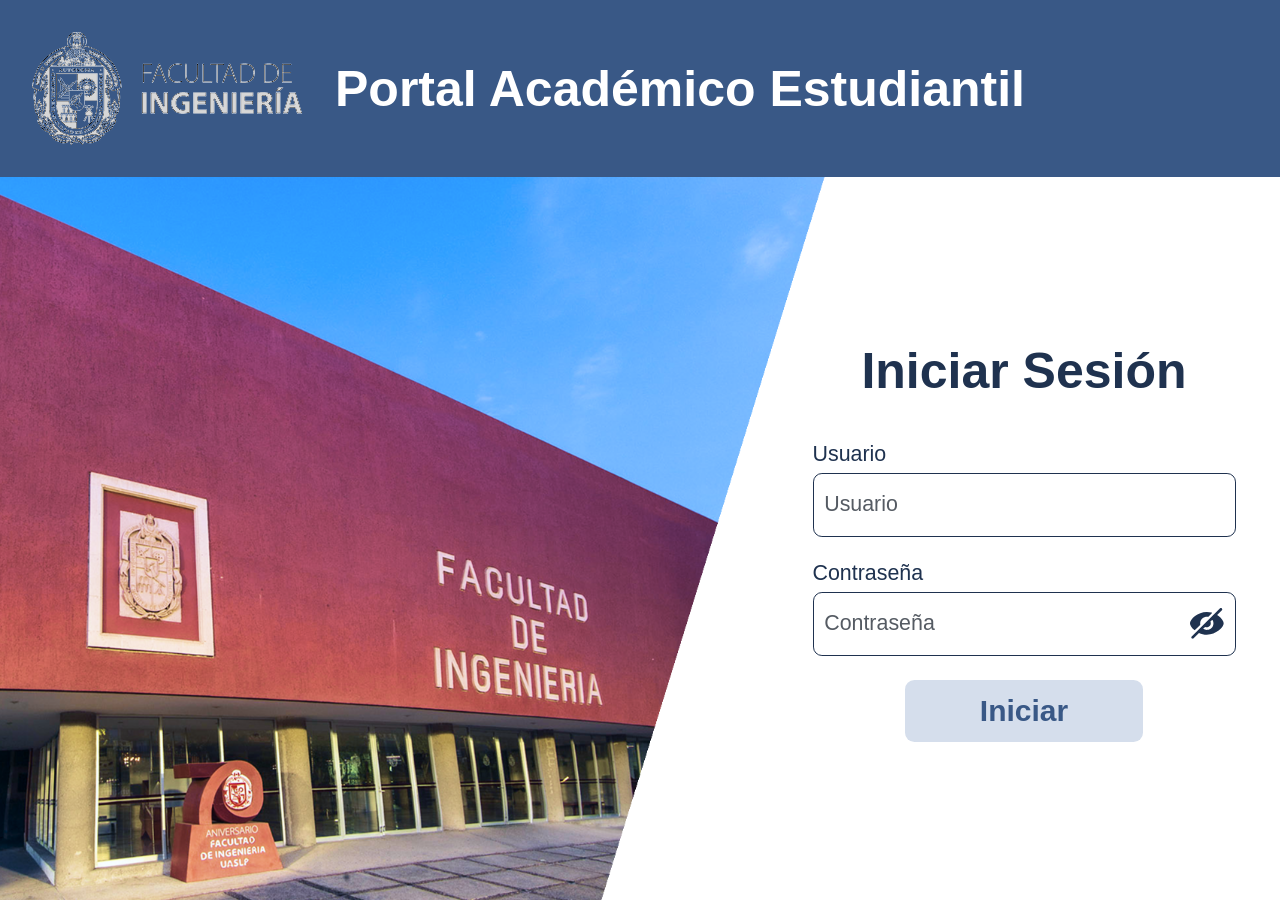
<file: index.html>
<!DOCTYPE html>
<html lang="es">

<head>
    <meta charset="UTF-8" />
    <meta name="viewport" content="width=device-width, initial-scale=1.0" />
    <title>Portal Académico Estudiantil</title>
    <link rel="stylesheet" href="./css/global.css" />
    <link rel="stylesheet" href="./css/login.css" />
</head>

<body>
    <header class="portal-header">
        <div class="header-identidad">
            <img class="header-escudo" src="./assets/logoFacultad.png" alt="Escudo Facultad de Ingeniería" />
        </div>
        <h1 class="header-titulo">Portal Académico Estudiantil</h1>
    </header>

    <main class="login-layout">
        <div class="login-imagen" role="img" aria-label="Fachada Facultad de Ingeniería UASLP"></div>

        <section class="login-panel">
            <h2 class="login-titulo">Iniciar Sesión</h2>

            <form class="login-form" id="form-login" novalidate>
                <campo-texto id="campo-usuario" label="Usuario" placeholder="Usuario" estado="normal"></campo-texto>
                <campo-contrasena id="campo-password" visible="falso" placeholder="Contraseña"></campo-contrasena>
                <boton-accion id="btn-iniciar" texto="Iniciar" tipo="primario" disabled></boton-accion>
            </form>
        </section>
    </main>

    <script type="module" src="./components/campo-texto.js"></script>
    <script type="module" src="./components/campo-contrasena.js"></script>
    <script type="module" src="./components/botones.js"></script>

    <script type="module" src="./js/login.js"></script>
</body>

</html>
</file>
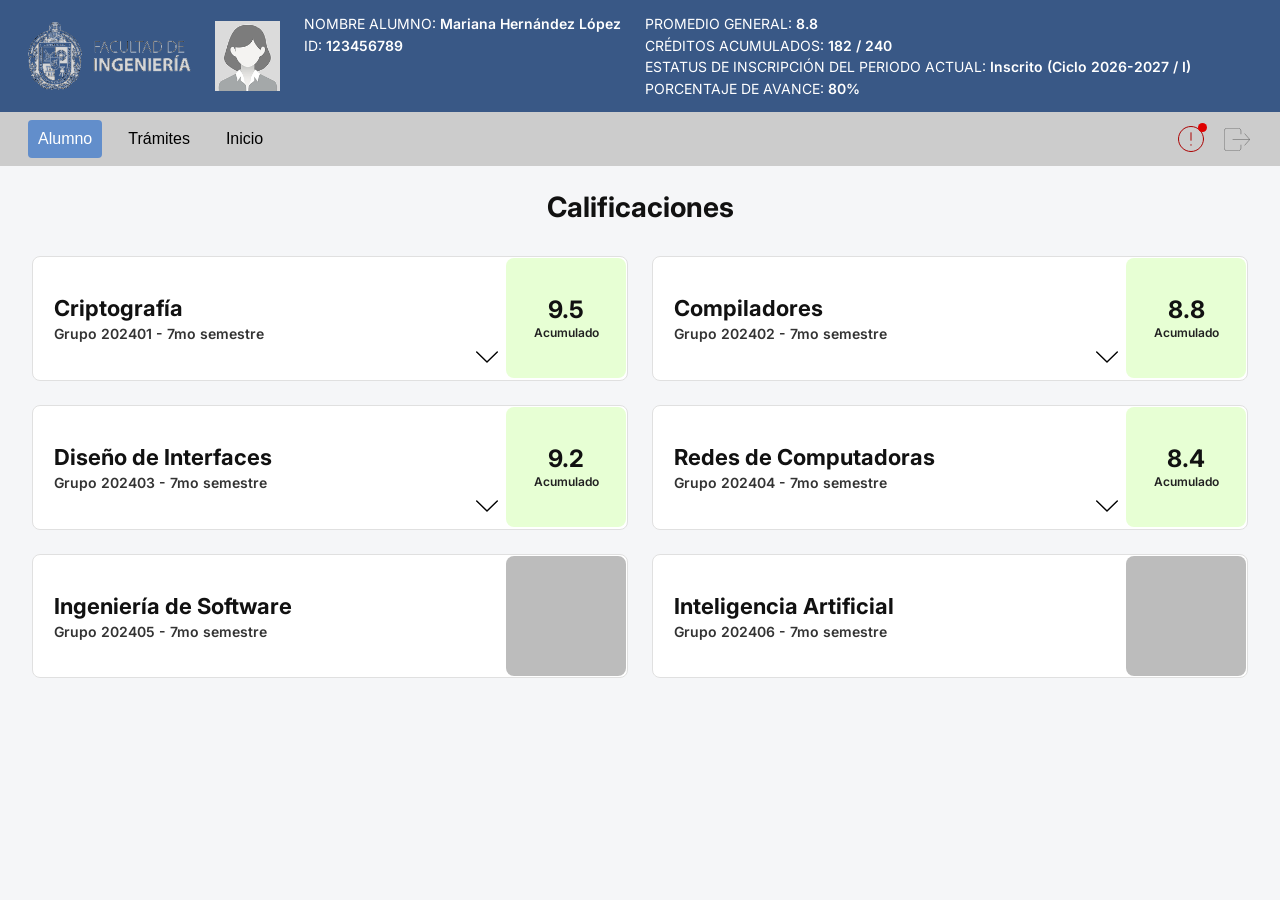
<file: paginas/calificaciones.html>
<!DOCTYPE html>
<html lang="es">

<head>
    <meta charset="UTF-8" />
    <meta name="viewport" content="width=device-width, initial-scale=1.0" />
    <title>Calificaciones - Portal Académico Estudiantil</title>
    <link rel="preconnect" href="https://fonts.googleapis.com" />
    <link rel="preconnect" href="https://fonts.gstatic.com" crossorigin />
    <link href="https://fonts.googleapis.com/css2?family=Inter:wght@300;400;600;700&display=swap" rel="stylesheet" />

    <link rel="stylesheet" href="../css/global.css" />
    <link rel="stylesheet" href="../css/portal.css" />
    <link rel="stylesheet" href="../css/calificaciones.css" />
</head>

<body>
    <portal-header></portal-header>

    <barra-navegacion activo="alumno"></barra-navegacion>

    <main class="contenedor-principal calificaciones-contenedor">
        <h1 class="calificaciones-titulo">Calificaciones</h1>

        <section class="grid-calificaciones" aria-label="Listado de calificaciones">
            <tarjeta-calificacion
                materia="Criptografía"
                grupo="Grupo 202401 - 7mo semestre"
                calificacion="9.5"
                parcial1="90"
                parcial2="95"
                parcial3="98"
                tareas="95"
                final="92">
            </tarjeta-calificacion>

            <tarjeta-calificacion
                materia="Compiladores"
                grupo="Grupo 202402 - 7mo semestre"
                calificacion="8.8"
                parcial1="85"
                parcial2="90"
                parcial3="88"
                tareas="92"
                final="85">
            </tarjeta-calificacion>

            <tarjeta-calificacion
                materia="Diseño de Interfaces"
                grupo="Grupo 202403 - 7mo semestre"
                calificacion="9.2"
                parcial1="90"
                parcial2="92"
                parcial3="95"
                tareas="94"
                final="90">
            </tarjeta-calificacion>

            <tarjeta-calificacion
                materia="Redes de Computadoras"
                grupo="Grupo 202404 - 7mo semestre"
                calificacion="8.4"
                parcial1="80"
                parcial2="86"
                parcial3="85"
                tareas="88"
                final="82">
            </tarjeta-calificacion>

            <tarjeta-calificacion
                materia="Ingeniería de Software"
                grupo="Grupo 202405 - 7mo semestre">
            </tarjeta-calificacion>

            <tarjeta-calificacion
                materia="Inteligencia Artificial"
                grupo="Grupo 202406 - 7mo semestre">
            </tarjeta-calificacion>
        </section>
    </main>

    <script type="module" src="../js/calificaciones.js"></script>
</body>

</html>
</file>
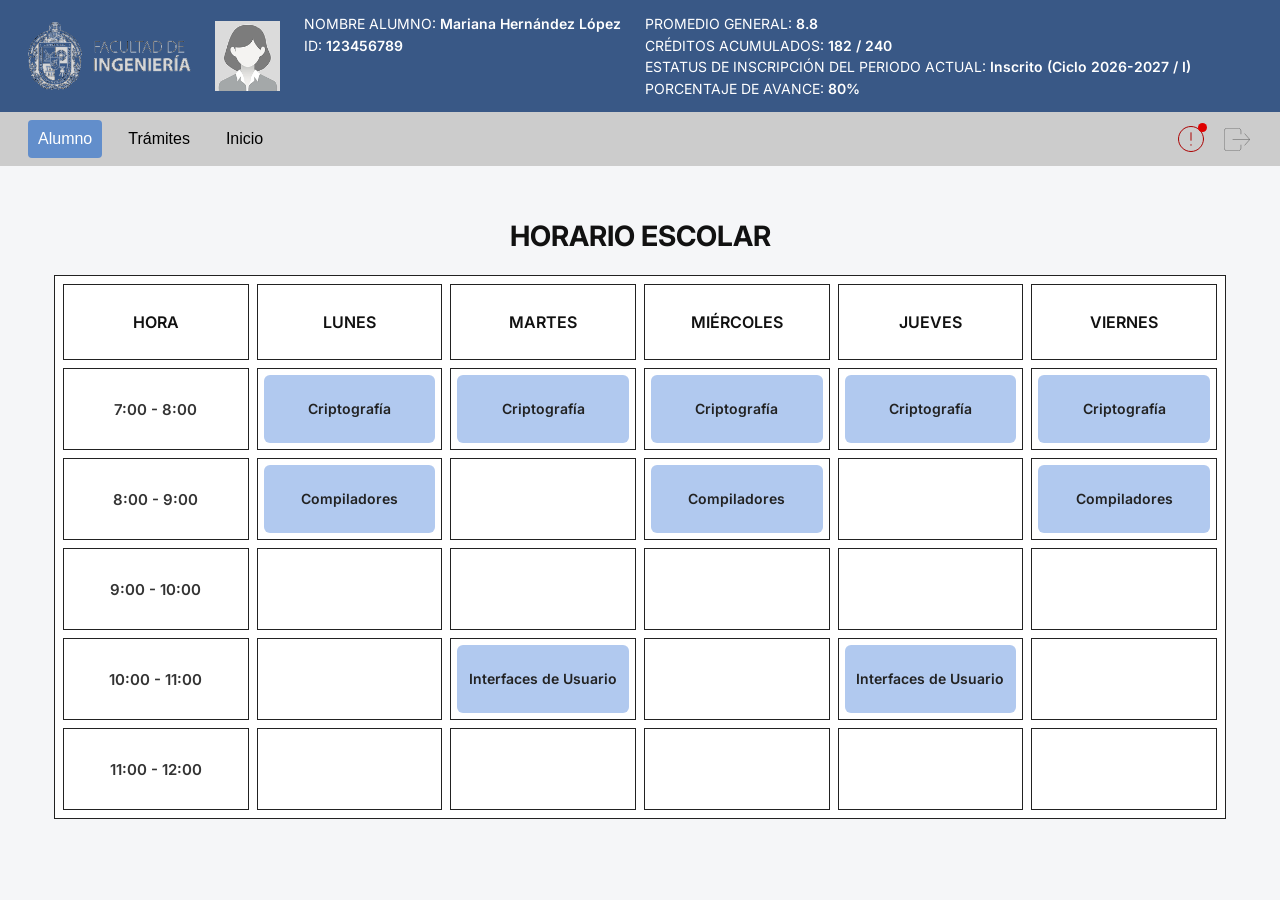
<file: paginas/horario.html>
<!DOCTYPE html>
<html lang="es">

<head>
    <meta charset="UTF-8" />
    <meta name="viewport" content="width=device-width, initial-scale=1.0" />
    <title>Horario Escolar - Portal Académico Estudiantil</title>
    <link rel="preconnect" href="https://fonts.googleapis.com" />
    <link rel="preconnect" href="https://fonts.gstatic.com" crossorigin />
    <link href="https://fonts.googleapis.com/css2?family=Inter:wght@300;400;600;700&display=swap" rel="stylesheet" />

    <link rel="stylesheet" href="../css/global.css" />
    <link rel="stylesheet" href="../css/portal.css" />
    <link rel="stylesheet" href="../css/horario.css" />
</head>

<body>
    <portal-header></portal-header>

    <barra-navegacion activo="alumno"></barra-navegacion>

    <main class="contenedor-principal">
        <h1 class="titulo-horario">HORARIO ESCOLAR</h1>

        <div class="contenedor-tabla">
            <table class="tabla-horario" id="tabla-horario">
                <thead>
                    <tr>
                        <th>HORA</th>
                        <th>LUNES</th>
                        <th>MARTES</th>
                        <th>MIÉRCOLES</th>
                        <th>JUEVES</th>
                        <th>VIERNES</th>
                    </tr>
                </thead>
                <tbody id="cuerpo-horario"></tbody>
            </table>
        </div>
    </main>

    <script type="module" src="../js/horario.js"></script>
</body>

</html>
</file>
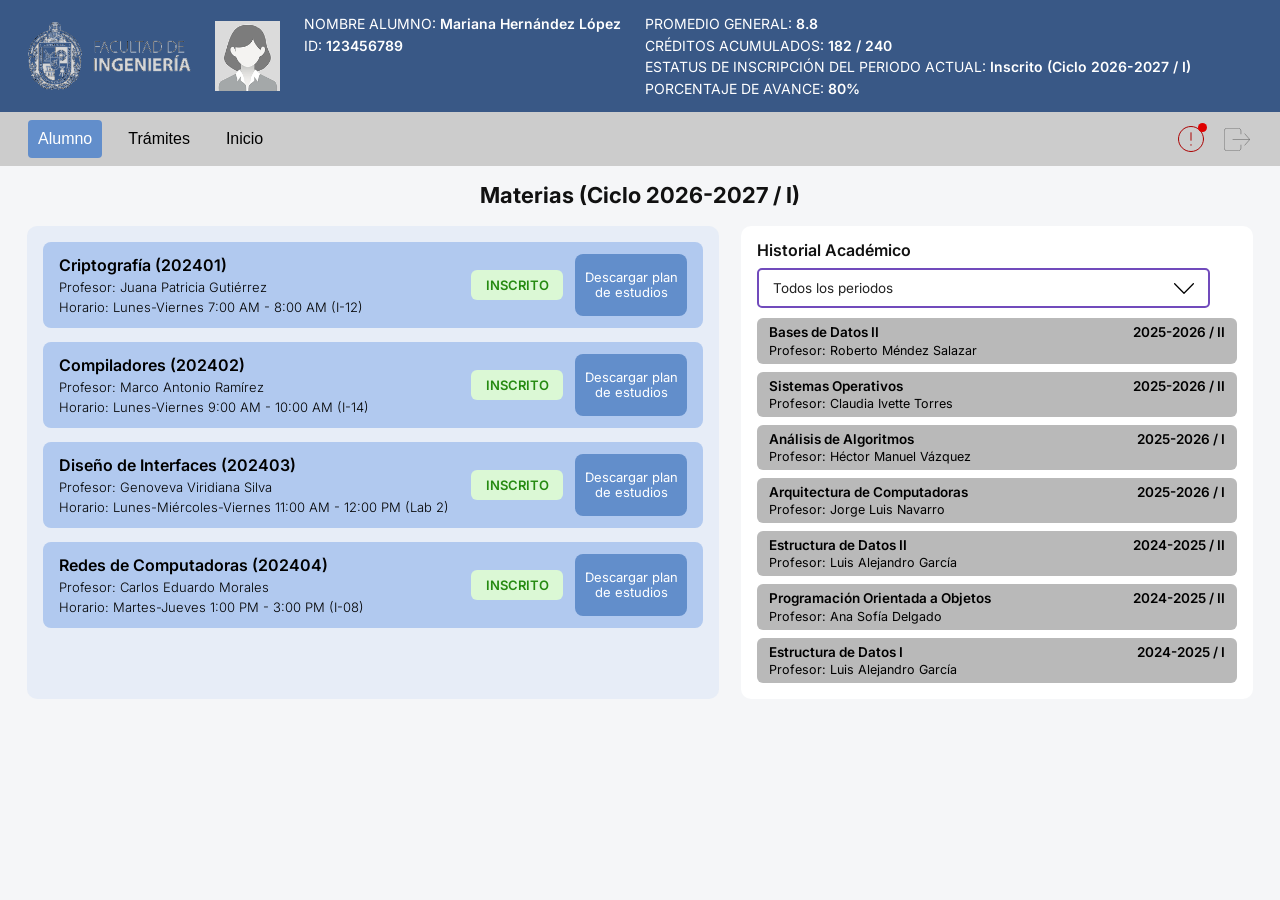
<file: paginas/materias.html>
<!DOCTYPE html>
<html lang="es">

<head>
    <meta charset="UTF-8" />
    <meta name="viewport" content="width=device-width, initial-scale=1.0" />
    <title>Materias - Portal Académico Estudiantil</title>
    <link rel="preconnect" href="https://fonts.googleapis.com" />
    <link rel="preconnect" href="https://fonts.gstatic.com" crossorigin />
    <link href="https://fonts.googleapis.com/css2?family=Inter:wght@200;300;400;600;700&display=swap" rel="stylesheet" />

    <link rel="stylesheet" href="../css/global.css" />
    <link rel="stylesheet" href="../css/portal.css" />
    <link rel="stylesheet" href="../css/materias.css" />
</head>

<body>
    <portal-header></portal-header>

    <barra-navegacion activo="alumno"></barra-navegacion>

    <main class="contenedor-principal materias-contenedor">
        <h1 class="materias-titulo">Materias (Ciclo 2026-2027 / I)</h1>

        <div class="materias-layout">
            <!-- Columna izquierda: Materias del ciclo actual -->
            <section class="columna-actuales" aria-label="Materias inscritas">
                <tarjeta-materia
                    materia="Criptografía (202401)"
                    profesor="Profesor: Juana Patricia Gutiérrez"
                    horario="Horario: Lunes-Viernes 7:00 AM - 8:00 AM (I-12)"
                    estatus="INSCRITO">
                </tarjeta-materia>

                <tarjeta-materia
                    materia="Compiladores (202402)"
                    profesor="Profesor: Marco Antonio Ramírez"
                    horario="Horario: Lunes-Viernes 9:00 AM - 10:00 AM (I-14)"
                    estatus="INSCRITO">
                </tarjeta-materia>

                <tarjeta-materia
                    materia="Diseño de Interfaces (202403)"
                    profesor="Profesor: Genoveva Viridiana Silva"
                    horario="Horario: Lunes-Miércoles-Viernes 11:00 AM - 12:00 PM (Lab 2)"
                    estatus="INSCRITO">
                </tarjeta-materia>

                <tarjeta-materia
                    materia="Redes de Computadoras (202404)"
                    profesor="Profesor: Carlos Eduardo Morales"
                    horario="Horario: Martes-Jueves 1:00 PM - 3:00 PM (I-08)"
                    estatus="INSCRITO">
                </tarjeta-materia>
            </section>

            <aside class="columna-historial" aria-label="Historial académico">
                <div class="historial-cabecera">
                    <h2 class="historial-subtitulo">Historial Académico</h2>
                    <campo-desplegable
                        id="filtro-periodo"
                        placeholder="Filtrar por periodo"
                        valor="Todos los periodos"
                        opciones="Todos los periodos, 2025-2026 / II, 2025-2026 / I, 2024-2025 / II, 2024-2025 / I">
                    </campo-desplegable>
                </div>

                <div class="lista-historial" id="lista-historial"></div>
            </aside>
        </div>
    </main>

    <script type="module" src="../js/materias.js"></script>
</body>

</html>
</file>
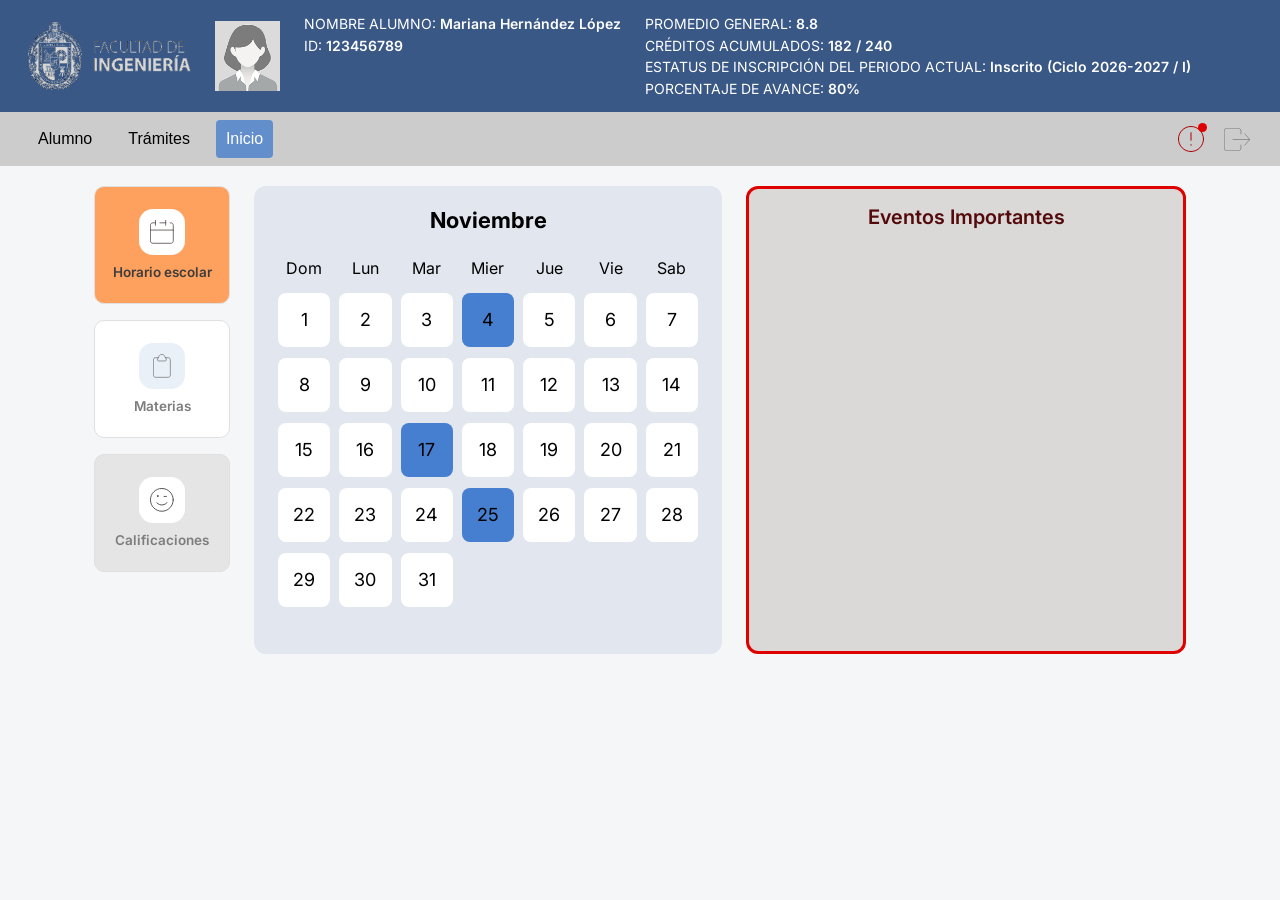
<file: paginas/pagina-principal.html>
<!DOCTYPE html>
<html lang="es">

<head>
    <meta charset="UTF-8" />
    <meta name="viewport" content="width=device-width, initial-scale=1.0" />
    <title>Página Principal - Portal Académico Estudiantil</title>
    <link rel="preconnect" href="https://fonts.googleapis.com" />
    <link rel="preconnect" href="https://fonts.gstatic.com" crossorigin />
    <link href="https://fonts.googleapis.com/css2?family=Inter:wght@300;400;600;700&display=swap" rel="stylesheet" />

    <link rel="stylesheet" href="../css/global.css" />
    <link rel="stylesheet" href="../css/portal.css" />
    <link rel="stylesheet" href="../css/principal.css" />
</head>

<body>
    <portal-header></portal-header>

    <barra-navegacion activo="inicio"></barra-navegacion>

    <main class="contenedor-principal principal-layout">
        <section class="columna-accesos" aria-label="Accesos directos">
            <accesos-directos acceso="Horario" tipo="Requiere acción"></accesos-directos>
            <accesos-directos acceso="Materias" tipo="Normal"></accesos-directos>
            <accesos-directos acceso="Calificaciones" tipo="Leído"></accesos-directos>
        </section>

        <mi-calendario id="calendario" mes="Noviembre" dias="31" eventos="4,17,25"></mi-calendario>

        <lista-eventos id="panel-eventos" titulo="Eventos Importantes"></lista-eventos>
    </main>

    <script type="module" src="../js/principal.js"></script>
</body>

</html>
</file>
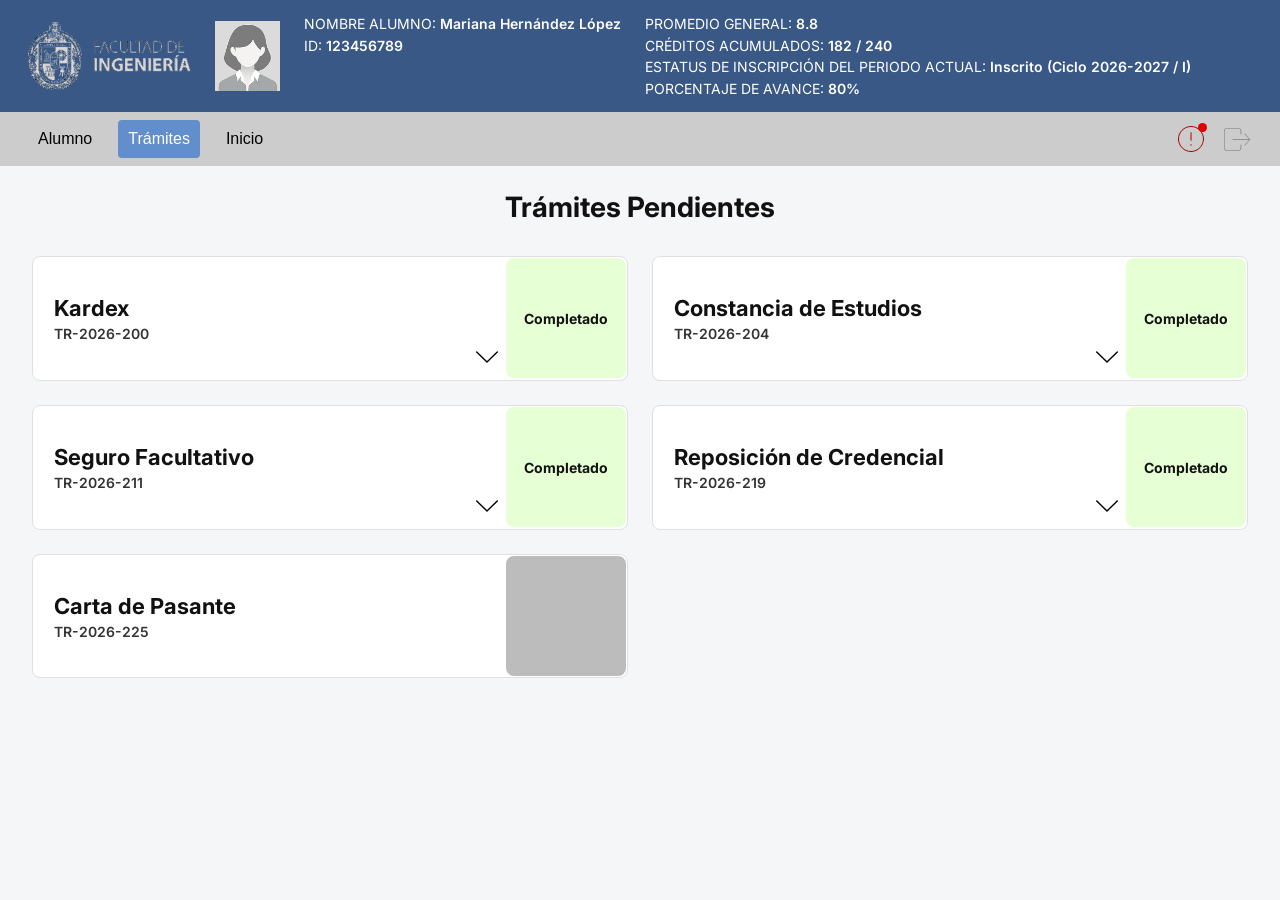
<file: paginas/tramites.html>
<!DOCTYPE html>
<html lang="es">

<head>
    <meta charset="UTF-8" />
    <meta name="viewport" content="width=device-width, initial-scale=1.0" />
    <title>Trámites - Portal Académico Estudiantil</title>
    <link rel="preconnect" href="https://fonts.googleapis.com" />
    <link rel="preconnect" href="https://fonts.gstatic.com" crossorigin />
    <link href="https://fonts.googleapis.com/css2?family=Inter:wght@300;400;600;700&display=swap" rel="stylesheet" />

    <link rel="stylesheet" href="../css/global.css" />
    <link rel="stylesheet" href="../css/portal.css" />
    <link rel="stylesheet" href="../css/tramites.css" />
</head>

<body>
    <portal-header></portal-header>

    <barra-navegacion activo="tramites"></barra-navegacion>

    <main class="contenedor-principal tramites-contenedor">
        <h1 class="tramites-titulo">Trámites Pendientes</h1>

        <section class="grid-tramites" aria-label="Listado de trámites">
            <tarjeta-tramite
                tramite="Kardex"
                clave="TR-2026-200"
                estado="Completado"
                requisitos="Entregados"
                fecha="07/09/26"
                costo="$70"
                lugar="Servicios Escolares"
                folio="457890">
            </tarjeta-tramite>

            <tarjeta-tramite
                tramite="Constancia de Estudios"
                clave="TR-2026-204"
                estado="Completado"
                requisitos="Entregados"
                fecha="15/09/26"
                costo="$55"
                lugar="Ventanilla 2"
                folio="458112">
            </tarjeta-tramite>

            <tarjeta-tramite
                tramite="Seguro Facultativo"
                clave="TR-2026-211"
                estado="Completado"
                requisitos="Entregados"
                fecha="22/09/26"
                costo="Sin costo"
                lugar="Dirección Académica"
                folio="458390">
            </tarjeta-tramite>

            <tarjeta-tramite
                tramite="Reposición de Credencial"
                clave="TR-2026-219"
                estado="Completado"
                requisitos="Entregados"
                fecha="03/10/26"
                costo="$120"
                lugar="Módulo de Credencialización"
                folio="459014">
            </tarjeta-tramite>

            <tarjeta-tramite
                tramite="Carta de Pasante"
                clave="TR-2026-225">
            </tarjeta-tramite>
        </section>
    </main>

    <script type="module" src="../js/tramites.js"></script>
</body>

</html>
</file>
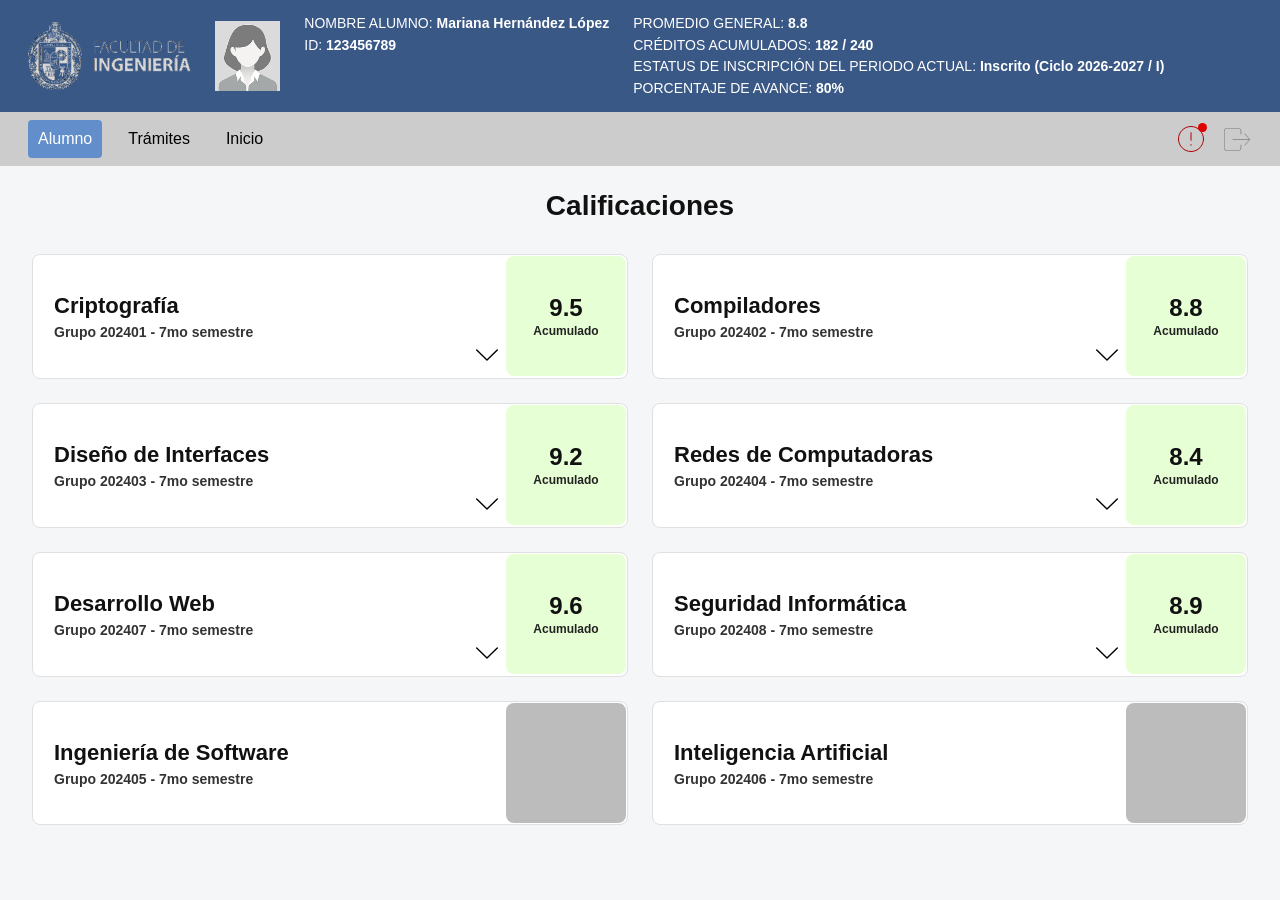
<file: views/calificaciones.html>
<!DOCTYPE html>
<html lang="es">

<head>
    <meta charset="UTF-8" />
    <meta name="viewport" content="width=device-width, initial-scale=1.0" />
    <title>Calificaciones - Portal Académico Estudiantil</title>

    <link rel="stylesheet" href="../css/global.css" />
    <link rel="stylesheet" href="../css/portal.css" />
    <link rel="stylesheet" href="../css/calificaciones.css" />
</head>

<body>
    <portal-header></portal-header>

    <barra-navegacion activo="alumno"></barra-navegacion>

    <main class="contenedor-principal calificaciones-contenedor">
        <h1 class="calificaciones-titulo">Calificaciones</h1>

        <section class="grid-calificaciones" aria-label="Listado de calificaciones">
            <tarjeta-calificacion
                materia="Criptografía"
                grupo="Grupo 202401 - 7mo semestre"
                calificacion="9.5"
                parcial1="90"
                parcial2="95"
                parcial3="98"
                tareas="95"
                final="92">
            </tarjeta-calificacion>

            <tarjeta-calificacion
                materia="Compiladores"
                grupo="Grupo 202402 - 7mo semestre"
                calificacion="8.8"
                parcial1="85"
                parcial2="90"
                parcial3="88"
                tareas="92"
                final="85">
            </tarjeta-calificacion>

            <tarjeta-calificacion
                materia="Diseño de Interfaces"
                grupo="Grupo 202403 - 7mo semestre"
                calificacion="9.2"
                parcial1="90"
                parcial2="92"
                parcial3="95"
                tareas="94"
                final="90">
            </tarjeta-calificacion>

            <tarjeta-calificacion
                materia="Redes de Computadoras"
                grupo="Grupo 202404 - 7mo semestre"
                calificacion="8.4"
                parcial1="80"
                parcial2="86"
                parcial3="85"
                tareas="88"
                final="82">
            </tarjeta-calificacion>
            
            <tarjeta-calificacion
                materia="Desarrollo Web"
                grupo="Grupo 202407 - 7mo semestre"
                calificacion="9.6"
                parcial1="95"
                parcial2="96"
                parcial3="98"
                tareas="97"
                final="94">
            </tarjeta-calificacion>

            <tarjeta-calificacion
                materia="Seguridad Informática"
                grupo="Grupo 202408 - 7mo semestre"
                calificacion="8.9"
                parcial1="88"
                parcial2="90"
                parcial3="87"
                tareas="92"
                final="88">
            </tarjeta-calificacion>

            <tarjeta-calificacion
                materia="Ingeniería de Software"
                grupo="Grupo 202405 - 7mo semestre">
            </tarjeta-calificacion>

            <tarjeta-calificacion
                materia="Inteligencia Artificial"
                grupo="Grupo 202406 - 7mo semestre">
            </tarjeta-calificacion>
        </section>
    </main>

    <script type="module" src="../js/calificaciones.js"></script>
</body>

</html>
</file>
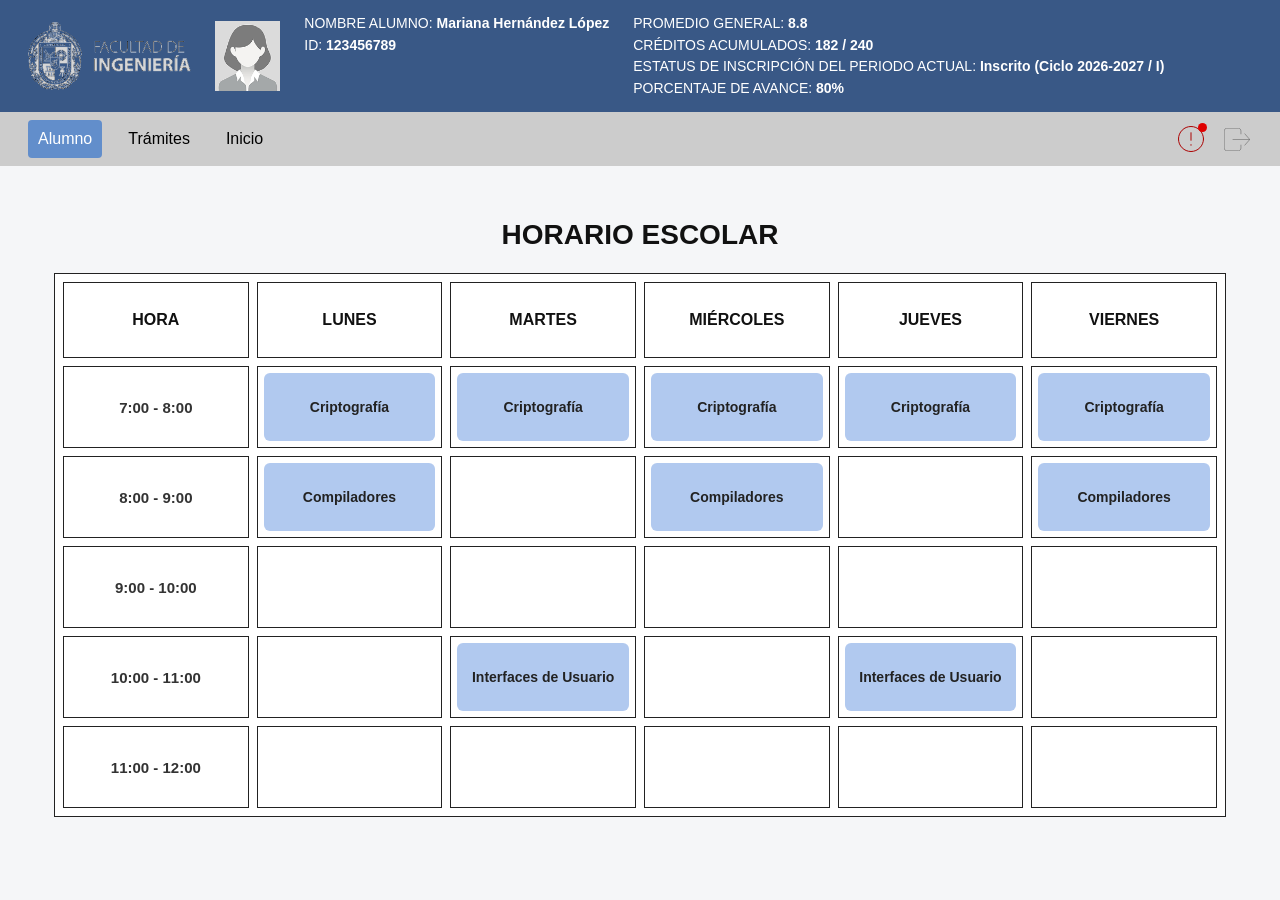
<file: views/horario.html>
<!DOCTYPE html>
<html lang="es">

<head>
    <meta charset="UTF-8" />
    <meta name="viewport" content="width=device-width, initial-scale=1.0" />
    <title>Horario Escolar - Portal Académico Estudiantil</title>

    <link rel="stylesheet" href="../css/global.css" />
    <link rel="stylesheet" href="../css/portal.css" />
    <link rel="stylesheet" href="../css/horario.css" />
</head>

<body>
    <portal-header></portal-header>

    <barra-navegacion activo="alumno"></barra-navegacion>

    <main class="contenedor-principal">
        <h1 class="titulo-horario">HORARIO ESCOLAR</h1>

        <div class="contenedor-tabla">
            <table class="tabla-horario" id="tabla-horario">
                <thead>
                    <tr>
                        <th>HORA</th>
                        <th>LUNES</th>
                        <th>MARTES</th>
                        <th>MIÉRCOLES</th>
                        <th>JUEVES</th>
                        <th>VIERNES</th>
                    </tr>
                </thead>
                <tbody id="cuerpo-horario"></tbody>
            </table>
        </div>
    </main>

    <script type="module" src="../js/horario.js"></script>
</body>

</html>
</file>
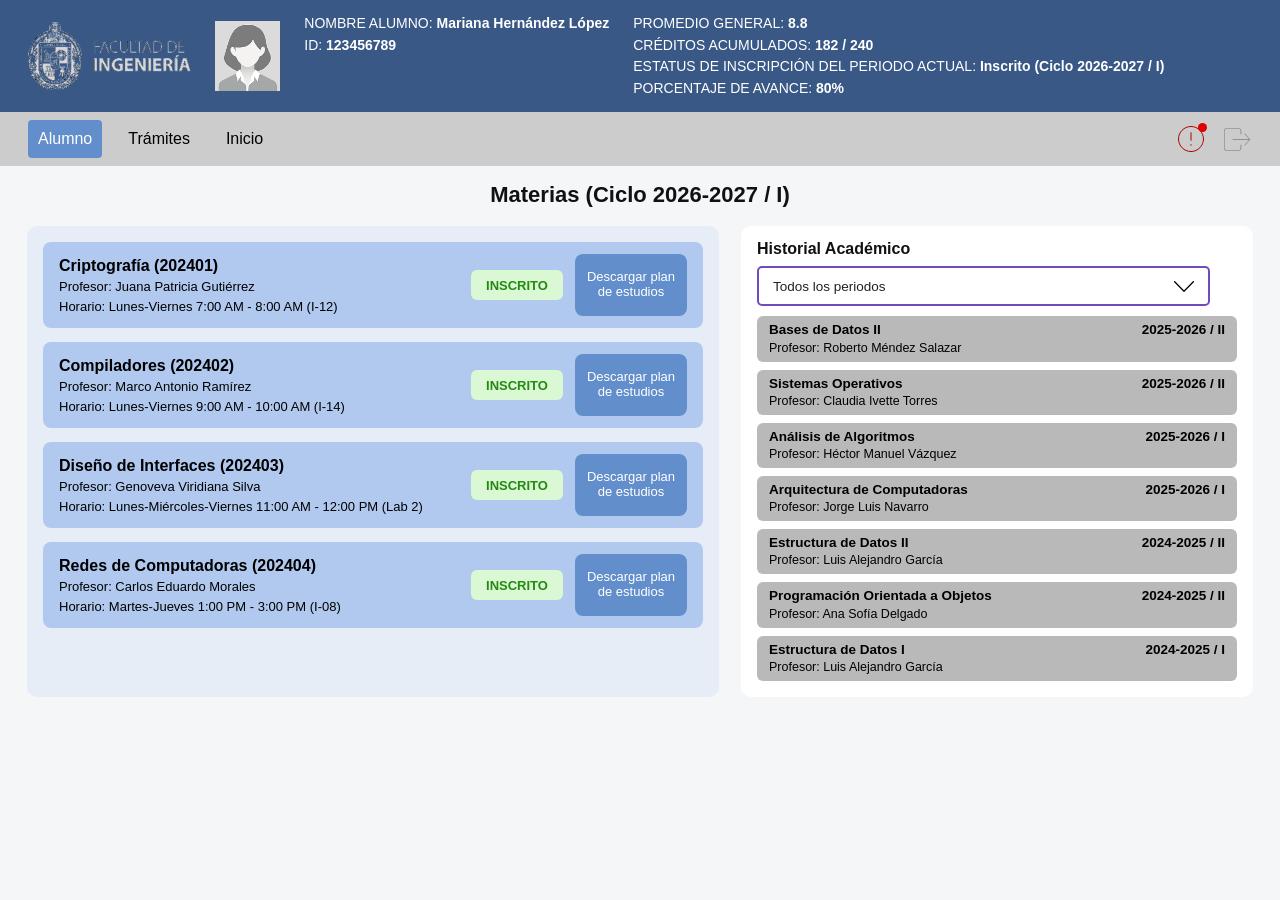
<file: views/materias.html>
<!DOCTYPE html>
<html lang="es">

<head>
    <meta charset="UTF-8" />
    <meta name="viewport" content="width=device-width, initial-scale=1.0" />
    <title>Materias - Portal Académico Estudiantil</title>

    <link rel="stylesheet" href="../css/global.css" />
    <link rel="stylesheet" href="../css/portal.css" />
    <link rel="stylesheet" href="../css/materias.css" />
</head>

<body>
    <portal-header></portal-header>

    <barra-navegacion activo="alumno"></barra-navegacion>

    <main class="contenedor-principal materias-contenedor">
        <h1 class="materias-titulo">Materias (Ciclo 2026-2027 / I)</h1>

        <div class="materias-layout">
            <!-- Columna izquierda: Materias del ciclo actual -->
            <section class="columna-actuales" aria-label="Materias inscritas">
                <tarjeta-materia
                    materia="Criptografía (202401)"
                    profesor="Profesor: Juana Patricia Gutiérrez"
                    horario="Horario: Lunes-Viernes 7:00 AM - 8:00 AM (I-12)"
                    estatus="INSCRITO">
                </tarjeta-materia>

                <tarjeta-materia
                    materia="Compiladores (202402)"
                    profesor="Profesor: Marco Antonio Ramírez"
                    horario="Horario: Lunes-Viernes 9:00 AM - 10:00 AM (I-14)"
                    estatus="INSCRITO">
                </tarjeta-materia>

                <tarjeta-materia
                    materia="Diseño de Interfaces (202403)"
                    profesor="Profesor: Genoveva Viridiana Silva"
                    horario="Horario: Lunes-Miércoles-Viernes 11:00 AM - 12:00 PM (Lab 2)"
                    estatus="INSCRITO">
                </tarjeta-materia>

                <tarjeta-materia
                    materia="Redes de Computadoras (202404)"
                    profesor="Profesor: Carlos Eduardo Morales"
                    horario="Horario: Martes-Jueves 1:00 PM - 3:00 PM (I-08)"
                    estatus="INSCRITO">
                </tarjeta-materia>
            </section>

            <aside class="columna-historial" aria-label="Historial académico">
                <div class="historial-cabecera">
                    <h2 class="historial-subtitulo">Historial Académico</h2>
                    <campo-desplegable
                        id="filtro-periodo"
                        placeholder="Filtrar por periodo"
                        valor="Todos los periodos"
                        opciones="Todos los periodos, 2025-2026 / II, 2025-2026 / I, 2024-2025 / II, 2024-2025 / I">
                    </campo-desplegable>
                </div>

                <div class="lista-historial" id="lista-historial"></div>
            </aside>
        </div>
    </main>

    <script type="module" src="../js/materias.js"></script>
</body>

</html>
</file>
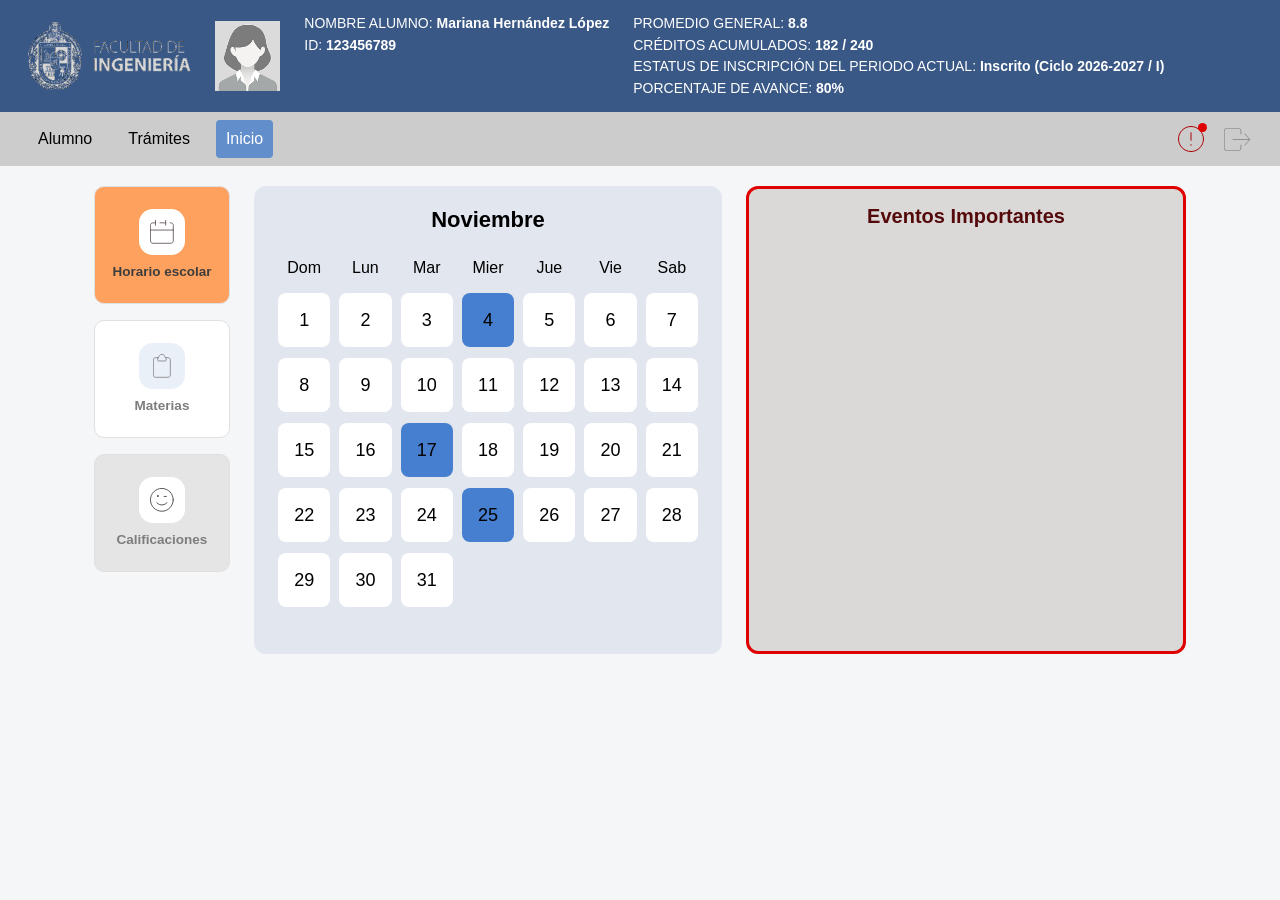
<file: views/pagina-principal.html>
<!DOCTYPE html>
<html lang="es">

<head>
    <meta charset="UTF-8" />
    <meta name="viewport" content="width=device-width, initial-scale=1.0" />
    <title>Página Principal - Portal Académico Estudiantil</title>

    <link rel="stylesheet" href="../css/global.css" />
    <link rel="stylesheet" href="../css/portal.css" />
    <link rel="stylesheet" href="../css/principal.css" />
</head>

<body>
    <portal-header></portal-header>

    <barra-navegacion activo="inicio"></barra-navegacion>

    <main class="contenedor-principal principal-layout">
        <section class="columna-accesos" aria-label="Accesos directos">
            <accesos-directos acceso="Horario" tipo="Requiere acción"></accesos-directos>
            <accesos-directos acceso="Materias" tipo="Normal"></accesos-directos>
            <accesos-directos acceso="Calificaciones" tipo="Leído"></accesos-directos>
        </section>

        <mi-calendario id="calendario" mes="Noviembre" dias="31" eventos="4,17,25"></mi-calendario>

        <lista-eventos id="panel-eventos" titulo="Eventos Importantes"></lista-eventos>
    </main>

    <script type="module" src="../js/principal.js"></script>
</body>

</html>
</file>
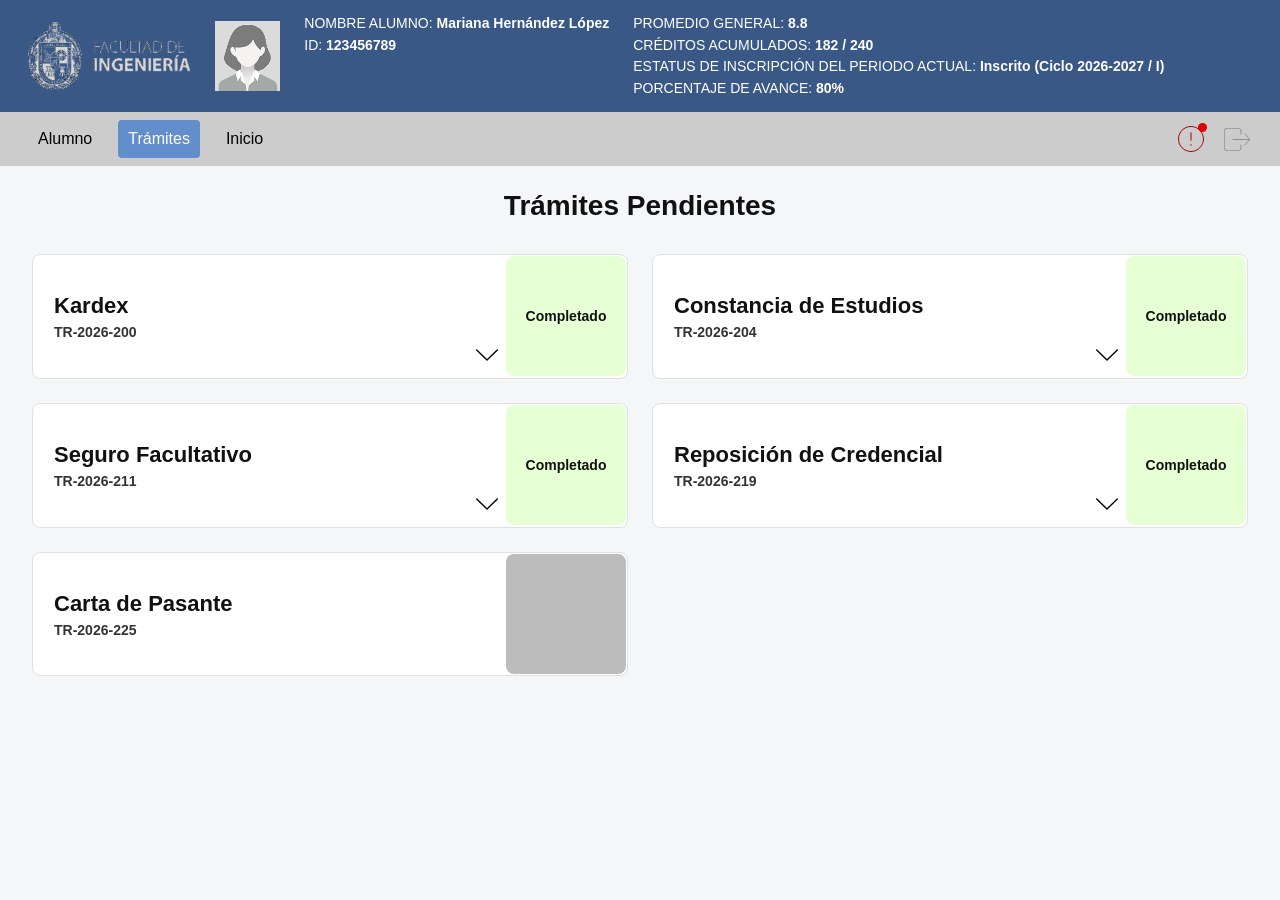
<file: views/tramites.html>
<!DOCTYPE html>
<html lang="es">

<head>
    <meta charset="UTF-8" />
    <meta name="viewport" content="width=device-width, initial-scale=1.0" />
    <title>Trámites - Portal Académico Estudiantil</title>

    <link rel="stylesheet" href="../css/global.css" />
    <link rel="stylesheet" href="../css/portal.css" />
    <link rel="stylesheet" href="../css/tramites.css" />
</head>

<body>
    <portal-header></portal-header>

    <barra-navegacion activo="tramites"></barra-navegacion>

    <main class="contenedor-principal tramites-contenedor">
        <h1 class="tramites-titulo">Trámites Pendientes</h1>

        <section class="grid-tramites" aria-label="Listado de trámites">
            <tarjeta-tramite
                tramite="Kardex"
                clave="TR-2026-200"
                estado="Completado"
                requisitos="Entregados"
                fecha="07/09/26"
                costo="$70"
                lugar="Servicios Escolares"
                folio="457890">
            </tarjeta-tramite>

            <tarjeta-tramite
                tramite="Constancia de Estudios"
                clave="TR-2026-204"
                estado="Completado"
                requisitos="Entregados"
                fecha="15/09/26"
                costo="$55"
                lugar="Ventanilla 2"
                folio="458112">
            </tarjeta-tramite>

            <tarjeta-tramite
                tramite="Seguro Facultativo"
                clave="TR-2026-211"
                estado="Completado"
                requisitos="Entregados"
                fecha="22/09/26"
                costo="Sin costo"
                lugar="Dirección Académica"
                folio="458390">
            </tarjeta-tramite>

            <tarjeta-tramite
                tramite="Reposición de Credencial"
                clave="TR-2026-219"
                estado="Completado"
                requisitos="Entregados"
                fecha="03/10/26"
                costo="$120"
                lugar="Módulo de Credencialización"
                folio="459014">
            </tarjeta-tramite>

            <tarjeta-tramite
                tramite="Carta de Pasante"
                clave="TR-2026-225">
            </tarjeta-tramite>
        </section>
    </main>

    <script type="module" src="../js/tramites.js"></script>
</body>

</html>
</file>
<file: css/global.css>
* {
    box-sizing: border-box;
    margin: 0;
    padding: 0;
}

body {
    background-color: #F5F6F8;
    color: #222222;
    font-family: 'Segoe UI', Roboto, Helvetica, Arial, sans-serif;
    min-height: 100vh;
    display: flex;
    flex-direction: column;
}
</file>
<file: css/login.css>
body {
    font-family: 'Inter', 'Segoe UI', Roboto, Helvetica, Arial, sans-serif;
    background-color: #FFFFFF;
    color: #162436;
}

.portal-header {
    background-color: #395886;
    color: #FFFFFF;
    min-height: 177px;
    padding: 12px 32px;
    display: flex;
    align-items: center;
    gap: 32px;
}

.header-identidad {
    display: flex;
    align-items: center;
    gap: 12px;
    flex-shrink: 0;
}

.header-titulo {
    font-family: 'Inter', 'Segoe UI', Roboto, sans-serif;
    font-size: 50px;
    font-style: normal;
    font-weight: 700;
    line-height: 48px;
}

.login-layout {
    position: relative;
    flex: 1;
    display: flex;
    align-items: center;
    justify-content: flex-end;
    width: 100%;
    overflow: hidden;
}

.login-imagen {
    position: absolute;
    top: 0;
    left: 0;
    width: 65%;
    height: 100%;
    background-image: url('../assets/imagenFacultad.png');
    background-size: cover;
    background-position: right center;
    z-index: 0;
}

.login-panel {
    position: relative;
    z-index: 1;
    width: 40%;
    display: flex;
    flex-direction: column;
    align-items: center;
    justify-content: center;
    padding: 40px 32px;
    background-color: transparent;
}

.login-form {
    width: 100%;
    max-width: 423px;
    display: flex;
    flex-direction: column;
    align-items: center;
    gap: 24px;
}

.login-titulo {
    display: flex;
    width: 350px;
    max-width: 100%;
    height: 70px;
    flex-direction: column;
    justify-content: center;
    color: #1F324F;
    font-family: 'Inter', sans-serif;
    font-size: 50px;
    font-style: normal;
    font-weight: 700;
    line-height: 48px;
    /* 96% */
    margin-bottom: 36px;
    text-align: center;
}

@media (max-width: 900px) {
    .portal-header {
        min-height: 90px;
        padding: 12px 16px;
        gap: 16px;
        flex-wrap: wrap;
    }

    .header-titulo {
        font-size: 3rem;
        line-height: 1.2;
    }

    .login-layout {
        justify-content: center;
    }

    .login-imagen {
        width: 100%;
        height: 100%;
    }

    .login-panel {
        width: 100%;
        padding: 36px 24px;
    }

    .login-titulo {
        color: #FFFFFF;
        text-shadow: 0 2px 6px rgba(0, 0, 0, 0.45);
    }
}

@media (max-width: 500px) {
    .header-titulo {
        font-size: 1.5rem;
    }

    .login-titulo {
        font-size: 3rem;
    }
}
</file>
<file: css/portal.css>
.contenedor-principal {
    flex: 1;
    max-width: 1300px;
    width: 100%;
    margin: 0 auto;
    padding: 25px 30px;
}

.panel-blanco {
    background-color: #FFFFFF;
    border: 1px solid #E0E0E0;
    border-radius: 8px;
    padding: 20px;
    box-shadow: 0 2px 5px rgba(0, 0, 0, 0.03);
}
</file>
<file: css/calificaciones.css>
.calificaciones-contenedor {
    max-width: 1600px;
    width: 100%;
    margin: 0 auto;
    padding: 24px 32px 48px;
}

.calificaciones-titulo {
    font-family: 'Inter', 'Segoe UI', Roboto, Helvetica, Arial, sans-serif;
    font-size: 28px;
    font-weight: 700;
    color: #111111;
    text-align: center;
    margin-bottom: 32px;
}

.grid-calificaciones {
    display: grid;
    grid-template-columns: repeat(auto-fit, minmax(min(100%, 440px), 1fr));
    align-items: start;
    gap: 24px;
    width: 100%;
}

@media (max-width: 600px) {
    .calificaciones-contenedor {
        padding: 16px 16px 36px;
    }

    .calificaciones-titulo {
        font-size: 24px;
        margin-bottom: 20px;
    }

    .grid-calificaciones {
        gap: 16px;
    }
}
</file>
<file: css/horario.css>
.titulo-horario {
    font-family: 'Inter', 'Segoe UI', Roboto, Helvetica, Arial, sans-serif;
    font-size: 28px;
    font-weight: 700;
    text-align: center;
    margin: 28px 0 22px;
    color: #111111;
}

.contenedor-tabla {
    width: 100%;
    max-width: 1280px;
    margin: 0 auto 48px;
    padding: 0 24px;
    box-sizing: border-box;
    overflow-x: auto;
}

.tabla-horario {
    width: 100%;
    min-width: 780px;
    border-collapse: separate;
    border-spacing: 8px;
    border: 1.5px solid #222222;
    background-color: #FFFFFF;
    font-family: 'Inter', 'Segoe UI', Roboto, Helvetica, Arial, sans-serif;
    
}

.tabla-horario th,
.tabla-horario td {
    border: 1px solid #222222;
    text-align: center;
    vertical-align: middle;
    box-sizing: border-box;
}

.tabla-horario th {
    height: 76px;
    font-size: 16px;
    font-weight: 600;
    color: #111111;
    background-color: #FFFFFF;
    width: 16.66%;
}

.tabla-horario td {
    height: 82px;
    padding: 6px;
    background-color: #FFFFFF;
}

.tabla-horario td:last-child .tooltip-materia {
    left: auto;
    right: 0;
    transform: none;
}

.tabla-horario tbody tr:first-child .tooltip-materia {
    bottom: auto;
    top: calc(100% + 8px);
}

.celda-hora {
    font-size: 15px;
    font-weight: 600;
    color: #333333;
}

.bloque-materia {
    position: relative;
    width: 100%;
    height: 100%;
    background-color: #B1C9EF;
    border-radius: 6px;
    padding: 8px;
    box-sizing: border-box;
    display: flex;
    flex-direction: column;
    align-items: center;
    justify-content: center;
    cursor: pointer;
    transition: background-color 200ms ease-out;
}

.bloque-materia:hover {
    background-color: #628ECB;
    color: #FFFFFF;
}

.nombre-corto {
    font-size: 14px;
    font-weight: 600;
    line-height: 1.2;
}

.tooltip-materia {
    position: absolute;
    bottom: calc(100% + 8px);
    left: 50%;
    transform: translateX(-50%);
    width: 230px;
    background-color: #1D2E49;
    color: #FFFFFF;
    padding: 10px 12px;
    border-radius: 8px;
    font-size: 13px;
    line-height: 1.4;
    text-align: left;
    box-shadow: 0 6px 16px rgba(0, 0, 0, 0.2);
    opacity: 0;
    visibility: hidden;
    pointer-events: none;
    z-index: 50;
    transition: opacity 150ms ease-out, visibility 150ms ease-out;
}

.bloque-materia:hover .tooltip-materia {
    opacity: 1;
    visibility: visible;
}

.tooltip-materia strong {
    display: block;
    font-size: 14px;
    margin-bottom: 4px;
    color: #E7FFD4;
}
</file>
<file: css/materias.css>
.materias-contenedor {
    max-width: 1280px;
    width: 100%;
    margin: 0 auto;
    padding: 16px 24px 32px;
}

.materias-titulo {
    font-family: 'Inter', 'Segoe UI', Roboto, Helvetica, Arial, sans-serif;
    font-size: 22px;
    font-weight: 700;
    color: #111111;
    text-align: center;
    margin-bottom: 18px;
}

.materias-layout {
    display: grid;
    grid-template-columns: minmax(0, 692px) minmax(0, 512px);
    justify-content: center;
    align-items: stretch;
    gap: 22px;
    width: 100%;
}

/* Panel izquierdo */
.columna-actuales {
    background-color: rgba(177, 201, 239, 0.2);
    border-radius: 10px;
    padding: 16px;
    display: flex;
    flex-direction: column;
    gap: 14px;
}

/* Panel derecho */
.columna-historial {
    background: #FFFFFF;
    border-radius: 10px;
    padding: 14px 16px 16px;
    display: flex;
    flex-direction: column;
    gap: 10px;
}

.historial-cabecera {
    display: flex;
    flex-direction: column;
    gap: 8px;
}

.historial-subtitulo {
    font-family: 'Inter', 'Segoe UI', Roboto, Helvetica, Arial, sans-serif;
    font-size: 16px;
    font-weight: 600;
    color: #111111;
}

.lista-historial {
    display: flex;
    flex-direction: column;
    gap: 8px;
}

@media (max-width: 980px) {
    .materias-layout {
        grid-template-columns: 1fr;
        max-width: 692px;
        margin: 0 auto;
        gap: 24px;
    }

    .columna-historial {
        max-width: 512px;
        width: 100%;
        margin: 0 auto;
    }
}

@media (max-width: 600px) {
    .materias-contenedor {
        padding: 14px 14px 28px;
    }

    .materias-titulo {
        font-size: 19px;
        margin-bottom: 14px;
    }

    .columna-actuales,
    .columna-historial {
        padding: 12px;
    }
}
</file>
<file: css/principal.css>
.principal-layout {
    max-width: 1200px;
    width: 100%;
    margin: 0 auto;
    padding: 20px 24px 36px;
    display: grid;
    grid-template-columns: auto 468px 440px;
    grid-template-areas: "accesos calendario eventos";
    justify-content: center;
    align-items: start;
    gap: 24px;
}

.columna-accesos {
    grid-area: accesos;
    display: flex;
    flex-direction: column;
    gap: 16px;
}

.principal-layout mi-calendario {
    grid-area: calendario;
}

.principal-layout lista-eventos {
    grid-area: eventos;
}

/* TABLET (≤ 1100px)*/
@media (max-width: 1100px) {
    .principal-layout {
        grid-template-columns: 136px minmax(0, 520px);
        grid-template-areas:
            "accesos eventos"
            "accesos calendario";
        justify-content: center;
        gap: 22px 24px;
        padding: 20px;
    }

    .principal-layout lista-eventos,
    .principal-layout mi-calendario {
        width: 100%;
    }
}

/* CELULAR (≤ 640px) */
@media (max-width: 640px) {
    .principal-layout {
        grid-template-columns: minmax(0, 1fr);
        grid-template-areas:
            "accesos"
            "eventos"
            "calendario";
        gap: 18px;
        padding: 16px 14px 28px;
    }

    .columna-accesos {
        display: grid;
        grid-template-columns: repeat(3, minmax(0, 1fr));
        gap: 10px;
        width: 100%;
    }
}
</file>
<file: css/tramites.css>
.tramites-contenedor {
    max-width: 1600px;
    width: 100%;
    margin: 0 auto;
    padding: 24px 32px 48px;
}

.tramites-titulo {
    font-family: 'Inter', 'Segoe UI', Roboto, Helvetica, Arial, sans-serif;
    font-size: 28px;
    font-weight: 700;
    color: #111111;
    text-align: center;
    margin-bottom: 32px;
}

.grid-tramites {
    display: grid;
    grid-template-columns: repeat(auto-fit, minmax(min(100%, 440px), 1fr));
    align-items: start;
    gap: 24px;
    width: 100%;
}

@media (max-width: 600px) {
    .tramites-contenedor {
        padding: 16px 16px 36px;
    }

    .tramites-titulo {
        font-size: 24px;
        margin-bottom: 20px;
    }

    .grid-tramites {
        gap: 16px;
    }
}
</file>
